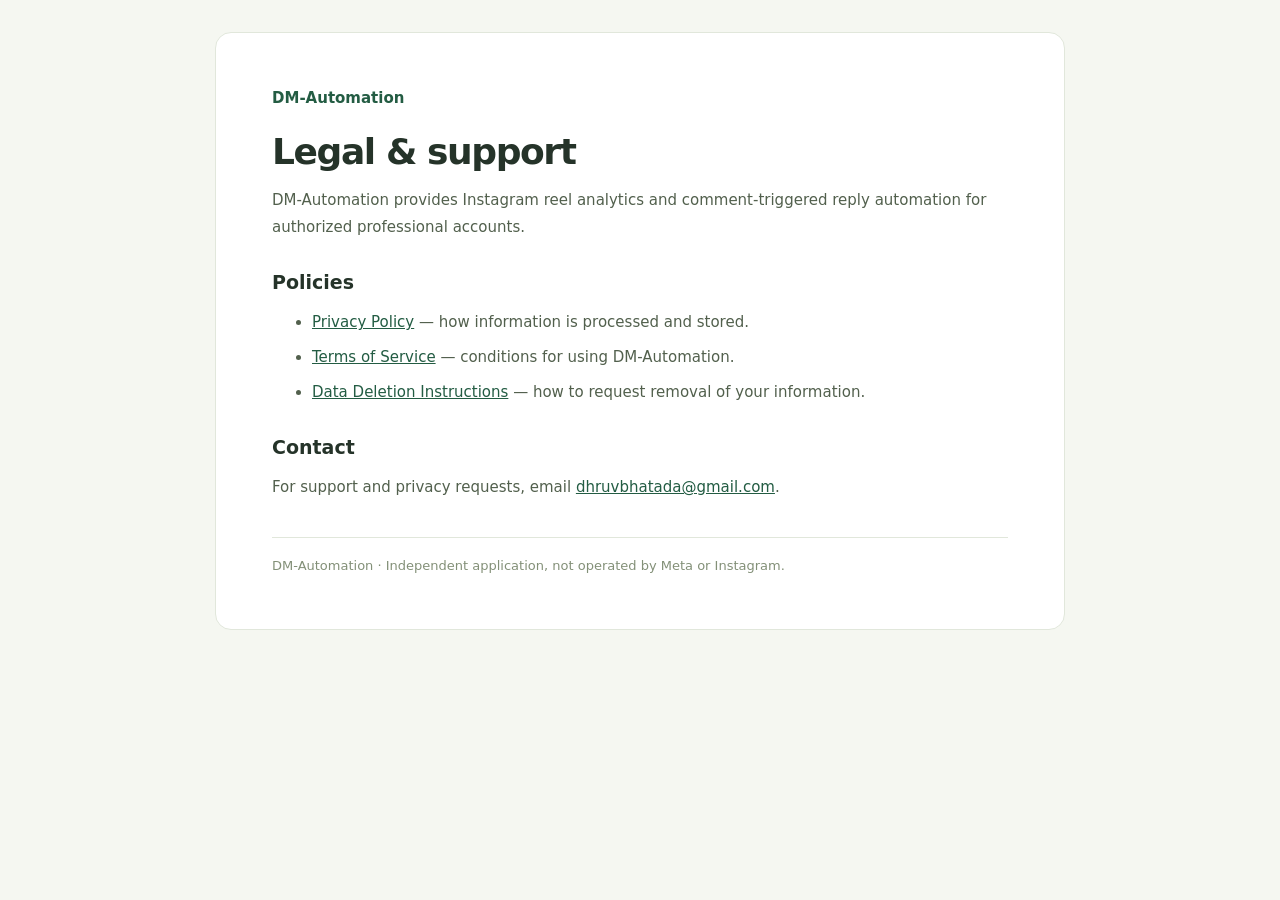
<file: static/legal/index.html>
<!doctype html><html lang="en"><head><meta charset="utf-8"><meta name="viewport" content="width=device-width,initial-scale=1"><meta name="description" content="Privacy policy, terms of service, and data deletion instructions for DM-Automation."><title>DM-Automation · Legal & Support</title><link rel="stylesheet" href="legal.css"></head><body><main>
<div class="brand">DM-Automation</div><h1>Legal &amp; support</h1><p>DM-Automation provides Instagram reel analytics and comment-triggered reply automation for authorized professional accounts.</p>
<h2>Policies</h2><ul><li><a href="privacy-policy">Privacy Policy</a> — how information is processed and stored.</li><li><a href="terms-of-service">Terms of Service</a> — conditions for using DM-Automation.</li><li><a href="data-deletion">Data Deletion Instructions</a> — how to request removal of your information.</li></ul>
<h2>Contact</h2><p>For support and privacy requests, email <a href="mailto:dhruvbhatada@gmail.com">dhruvbhatada@gmail.com</a>.</p><footer>DM-Automation · Independent application, not operated by Meta or Instagram.</footer>
</main></body></html>
</file>
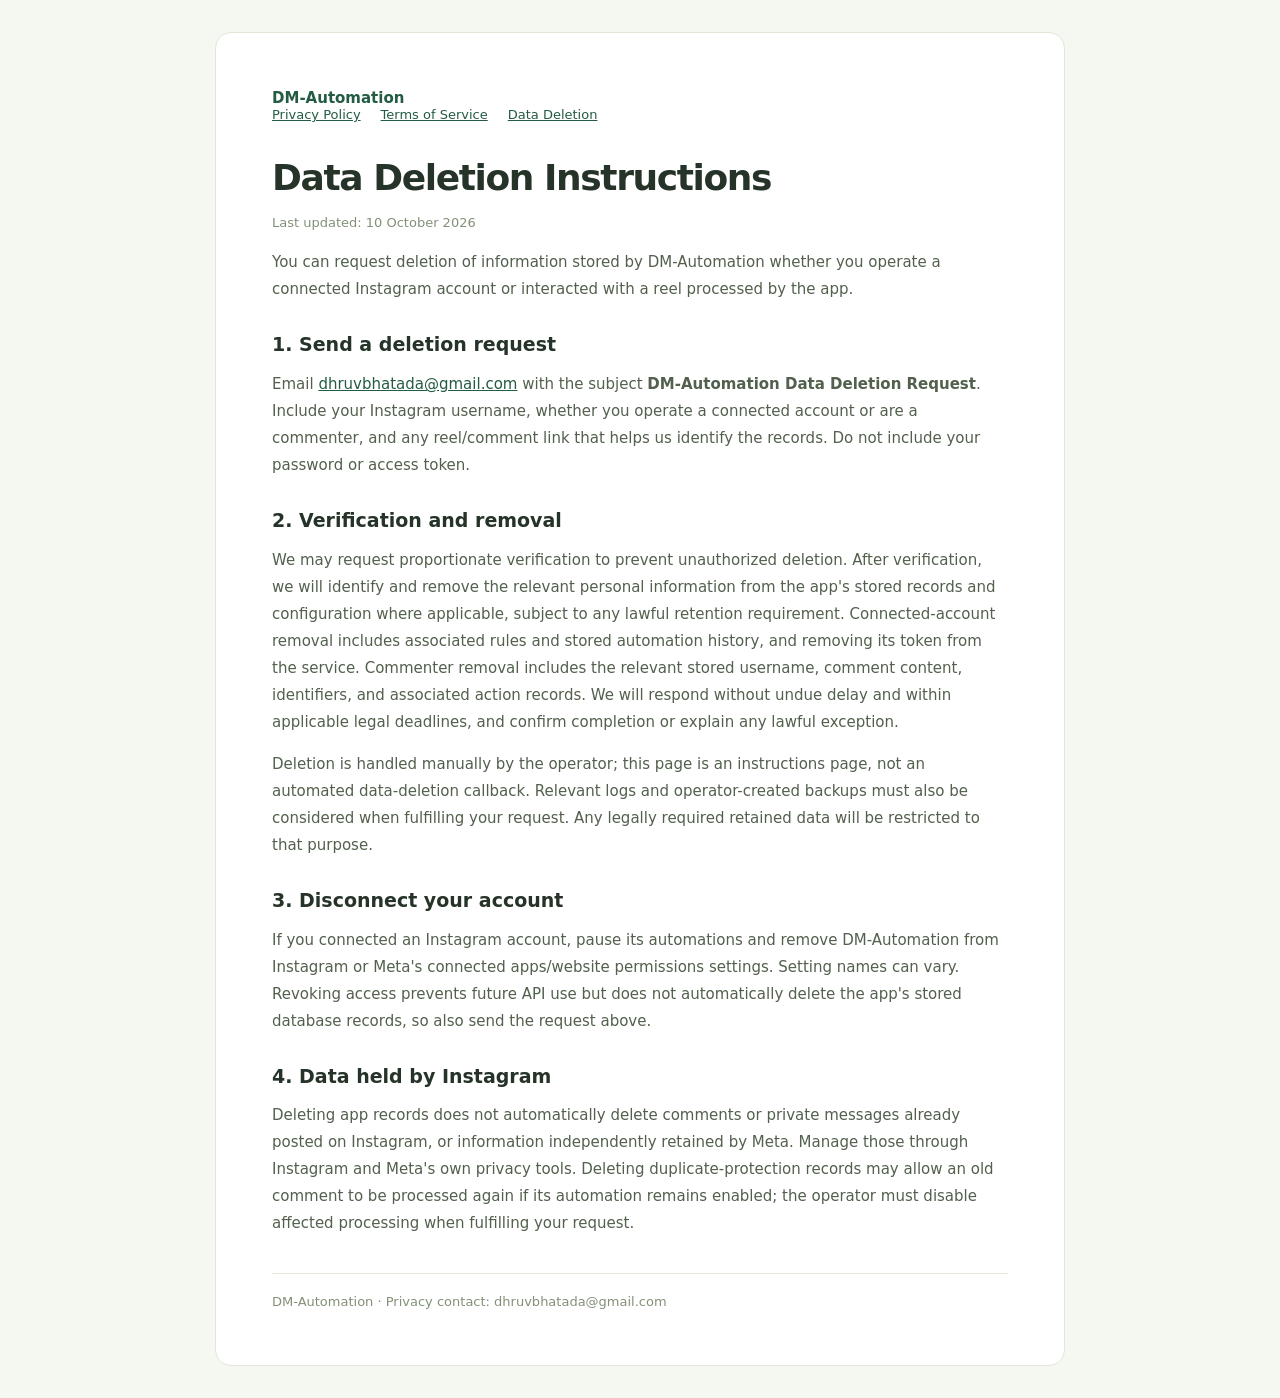
<file: static/legal/data-deletion.html>
<!doctype html><html lang="en"><head><meta charset="utf-8"><meta name="viewport" content="width=device-width,initial-scale=1"><title>Data Deletion Instructions | DM-Automation</title><link rel="stylesheet" href="legal.css"></head><body><main>
<div class="brand">DM-Automation</div><nav><a href="privacy-policy.html">Privacy Policy</a><a href="terms-of-service.html">Terms of Service</a><a href="data-deletion.html">Data Deletion</a></nav>
<h1>Data Deletion Instructions</h1><p class="meta">Last updated: 10 October 2026</p>
<p>You can request deletion of information stored by DM-Automation whether you operate a connected Instagram account or interacted with a reel processed by the app.</p>
<h2>1. Send a deletion request</h2><p>Email <a href="mailto:dhruvbhatada@gmail.com?subject=DM-Automation%20Data%20Deletion%20Request">dhruvbhatada@gmail.com</a> with the subject <strong>DM-Automation Data Deletion Request</strong>. Include your Instagram username, whether you operate a connected account or are a commenter, and any reel/comment link that helps us identify the records. Do not include your password or access token.</p>
<h2>2. Verification and removal</h2><p>We may request proportionate verification to prevent unauthorized deletion. After verification, we will identify and remove the relevant personal information from the app's stored records and configuration where applicable, subject to any lawful retention requirement. Connected-account removal includes associated rules and stored automation history, and removing its token from the service. Commenter removal includes the relevant stored username, comment content, identifiers, and associated action records. We will respond without undue delay and within applicable legal deadlines, and confirm completion or explain any lawful exception.</p>
<p>Deletion is handled manually by the operator; this page is an instructions page, not an automated data-deletion callback. Relevant logs and operator-created backups must also be considered when fulfilling your request. Any legally required retained data will be restricted to that purpose.</p>
<h2>3. Disconnect your account</h2><p>If you connected an Instagram account, pause its automations and remove DM-Automation from Instagram or Meta's connected apps/website permissions settings. Setting names can vary. Revoking access prevents future API use but does not automatically delete the app's stored database records, so also send the request above.</p>
<h2>4. Data held by Instagram</h2><p>Deleting app records does not automatically delete comments or private messages already posted on Instagram, or information independently retained by Meta. Manage those through Instagram and Meta's own privacy tools. Deleting duplicate-protection records may allow an old comment to be processed again if its automation remains enabled; the operator must disable affected processing when fulfilling your request.</p>
<footer>DM-Automation · Privacy contact: dhruvbhatada@gmail.com</footer></main></body></html>
</file>
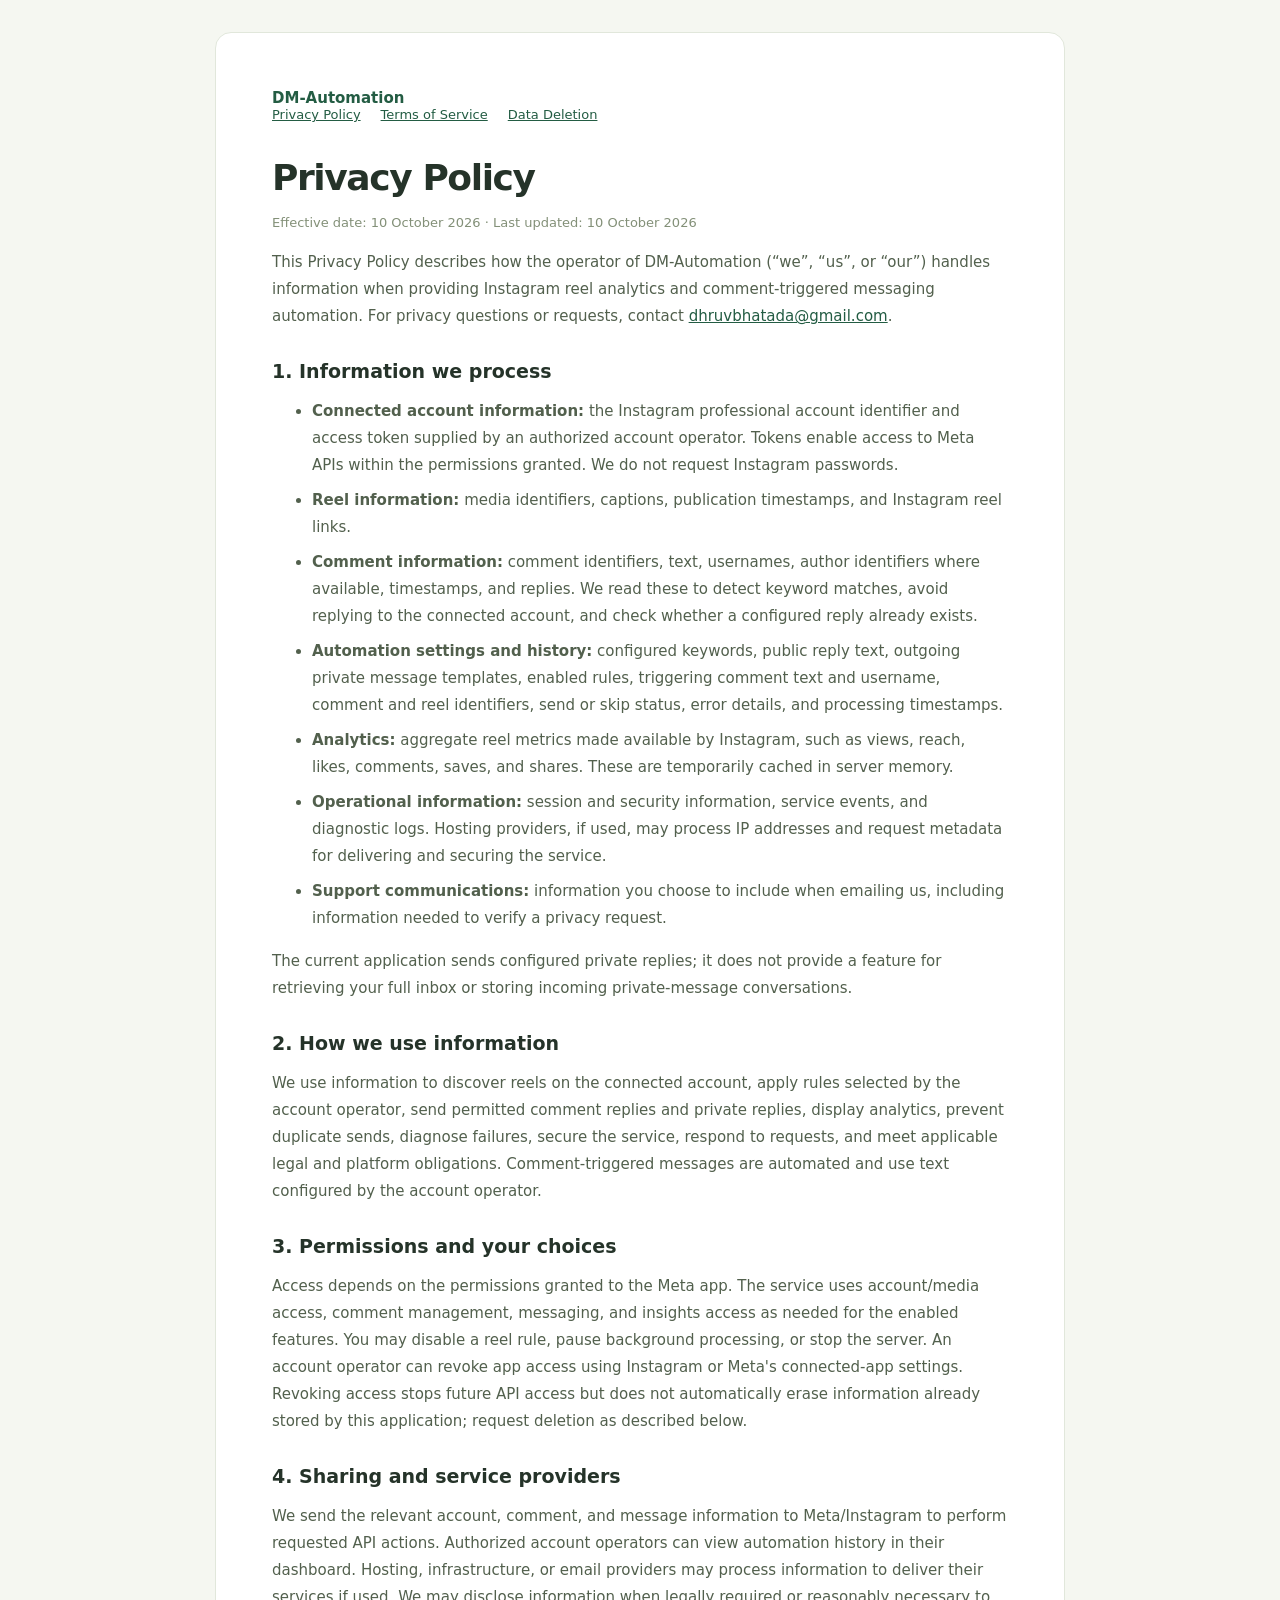
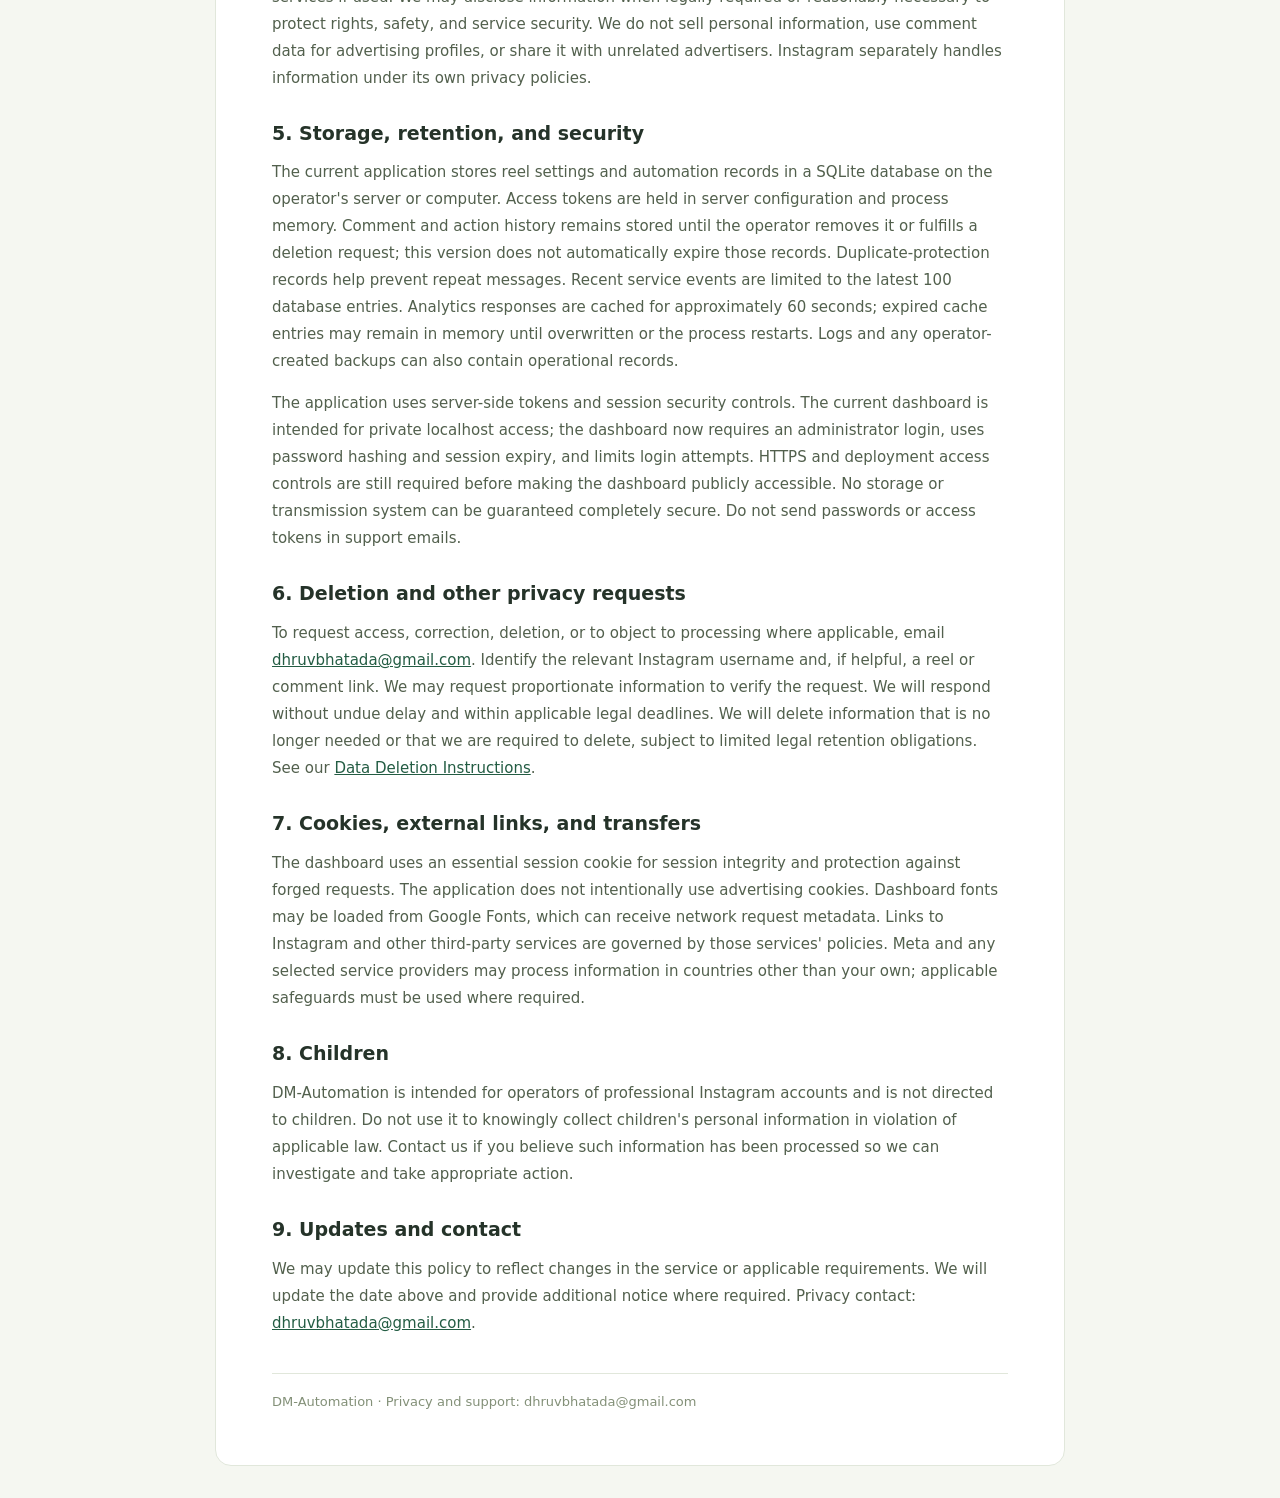
<file: static/legal/privacy-policy.html>
<!doctype html><html lang="en"><head><meta charset="utf-8"><meta name="viewport" content="width=device-width,initial-scale=1"><title>Privacy Policy | DM-Automation</title><link rel="stylesheet" href="legal.css"></head><body><main>
<div class="brand">DM-Automation</div><nav><a href="privacy-policy.html">Privacy Policy</a><a href="terms-of-service.html">Terms of Service</a><a href="data-deletion.html">Data Deletion</a></nav>
<h1>Privacy Policy</h1><p class="meta">Effective date: 10 October 2026 · Last updated: 10 October 2026</p>
<p>This Privacy Policy describes how the operator of DM-Automation (“we”, “us”, or “our”) handles information when providing Instagram reel analytics and comment-triggered messaging automation. For privacy questions or requests, contact <a href="mailto:dhruvbhatada@gmail.com">dhruvbhatada@gmail.com</a>.</p>
<h2>1. Information we process</h2><ul>
<li><strong>Connected account information:</strong> the Instagram professional account identifier and access token supplied by an authorized account operator. Tokens enable access to Meta APIs within the permissions granted. We do not request Instagram passwords.</li>
<li><strong>Reel information:</strong> media identifiers, captions, publication timestamps, and Instagram reel links.</li>
<li><strong>Comment information:</strong> comment identifiers, text, usernames, author identifiers where available, timestamps, and replies. We read these to detect keyword matches, avoid replying to the connected account, and check whether a configured reply already exists.</li>
<li><strong>Automation settings and history:</strong> configured keywords, public reply text, outgoing private message templates, enabled rules, triggering comment text and username, comment and reel identifiers, send or skip status, error details, and processing timestamps.</li>
<li><strong>Analytics:</strong> aggregate reel metrics made available by Instagram, such as views, reach, likes, comments, saves, and shares. These are temporarily cached in server memory.</li>
<li><strong>Operational information:</strong> session and security information, service events, and diagnostic logs. Hosting providers, if used, may process IP addresses and request metadata for delivering and securing the service.</li>
<li><strong>Support communications:</strong> information you choose to include when emailing us, including information needed to verify a privacy request.</li></ul>
<p>The current application sends configured private replies; it does not provide a feature for retrieving your full inbox or storing incoming private-message conversations.</p>
<h2>2. How we use information</h2><p>We use information to discover reels on the connected account, apply rules selected by the account operator, send permitted comment replies and private replies, display analytics, prevent duplicate sends, diagnose failures, secure the service, respond to requests, and meet applicable legal and platform obligations. Comment-triggered messages are automated and use text configured by the account operator.</p>
<h2>3. Permissions and your choices</h2><p>Access depends on the permissions granted to the Meta app. The service uses account/media access, comment management, messaging, and insights access as needed for the enabled features. You may disable a reel rule, pause background processing, or stop the server. An account operator can revoke app access using Instagram or Meta's connected-app settings. Revoking access stops future API access but does not automatically erase information already stored by this application; request deletion as described below.</p>
<h2>4. Sharing and service providers</h2><p>We send the relevant account, comment, and message information to Meta/Instagram to perform requested API actions. Authorized account operators can view automation history in their dashboard. Hosting, infrastructure, or email providers may process information to deliver their services if used. We may disclose information when legally required or reasonably necessary to protect rights, safety, and service security. We do not sell personal information, use comment data for advertising profiles, or share it with unrelated advertisers. Instagram separately handles information under its own privacy policies.</p>
<h2>5. Storage, retention, and security</h2><p>The current application stores reel settings and automation records in a SQLite database on the operator's server or computer. Access tokens are held in server configuration and process memory. Comment and action history remains stored until the operator removes it or fulfills a deletion request; this version does not automatically expire those records. Duplicate-protection records help prevent repeat messages. Recent service events are limited to the latest 100 database entries. Analytics responses are cached for approximately 60 seconds; expired cache entries may remain in memory until overwritten or the process restarts. Logs and any operator-created backups can also contain operational records.</p>
<p>The application uses server-side tokens and session security controls. The current dashboard is intended for private localhost access; the dashboard now requires an administrator login, uses password hashing and session expiry, and limits login attempts. HTTPS and deployment access controls are still required before making the dashboard publicly accessible. No storage or transmission system can be guaranteed completely secure. Do not send passwords or access tokens in support emails.</p>
<h2>6. Deletion and other privacy requests</h2><p>To request access, correction, deletion, or to object to processing where applicable, email <a href="mailto:dhruvbhatada@gmail.com">dhruvbhatada@gmail.com</a>. Identify the relevant Instagram username and, if helpful, a reel or comment link. We may request proportionate information to verify the request. We will respond without undue delay and within applicable legal deadlines. We will delete information that is no longer needed or that we are required to delete, subject to limited legal retention obligations. See our <a href="data-deletion.html">Data Deletion Instructions</a>.</p>
<h2>7. Cookies, external links, and transfers</h2><p>The dashboard uses an essential session cookie for session integrity and protection against forged requests. The application does not intentionally use advertising cookies. Dashboard fonts may be loaded from Google Fonts, which can receive network request metadata. Links to Instagram and other third-party services are governed by those services' policies. Meta and any selected service providers may process information in countries other than your own; applicable safeguards must be used where required.</p>
<h2>8. Children</h2><p>DM-Automation is intended for operators of professional Instagram accounts and is not directed to children. Do not use it to knowingly collect children's personal information in violation of applicable law. Contact us if you believe such information has been processed so we can investigate and take appropriate action.</p>
<h2>9. Updates and contact</h2><p>We may update this policy to reflect changes in the service or applicable requirements. We will update the date above and provide additional notice where required. Privacy contact: <a href="mailto:dhruvbhatada@gmail.com">dhruvbhatada@gmail.com</a>.</p>
<footer>DM-Automation · Privacy and support: dhruvbhatada@gmail.com</footer></main></body></html>
</file>
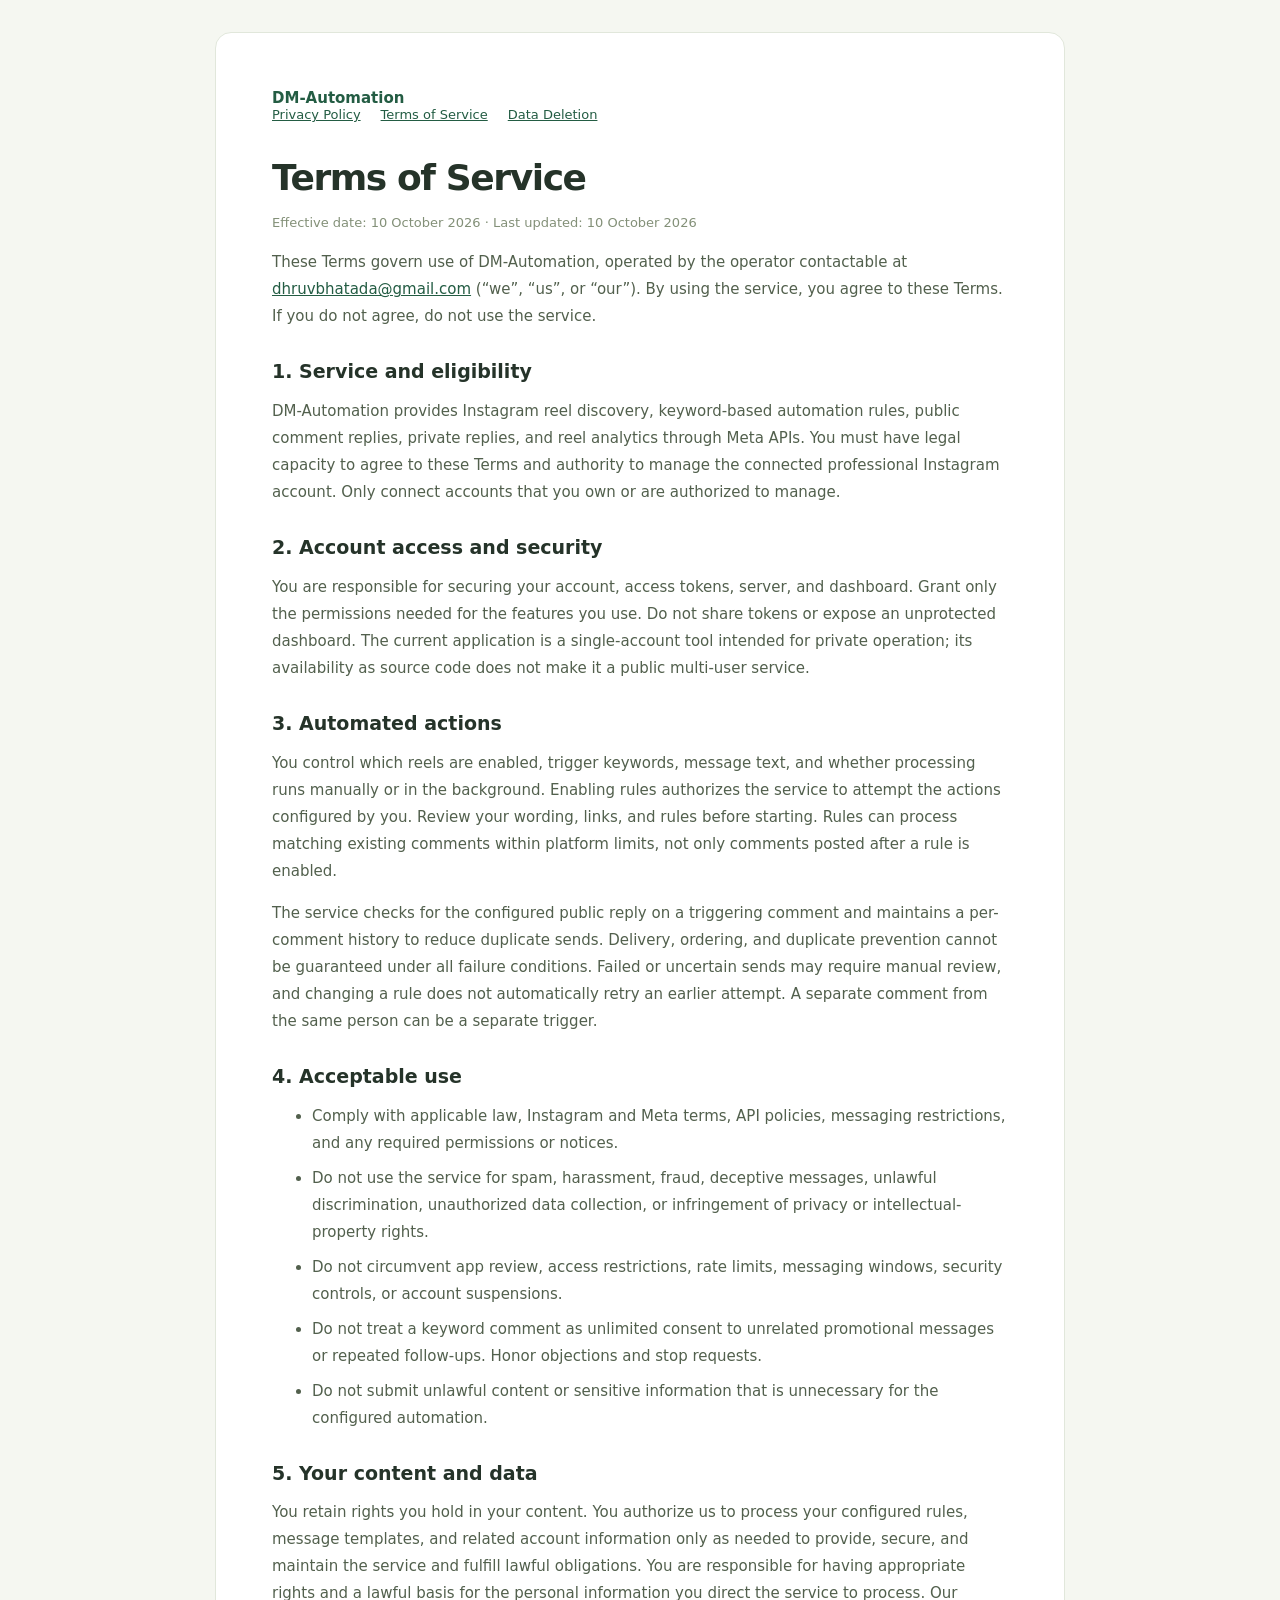
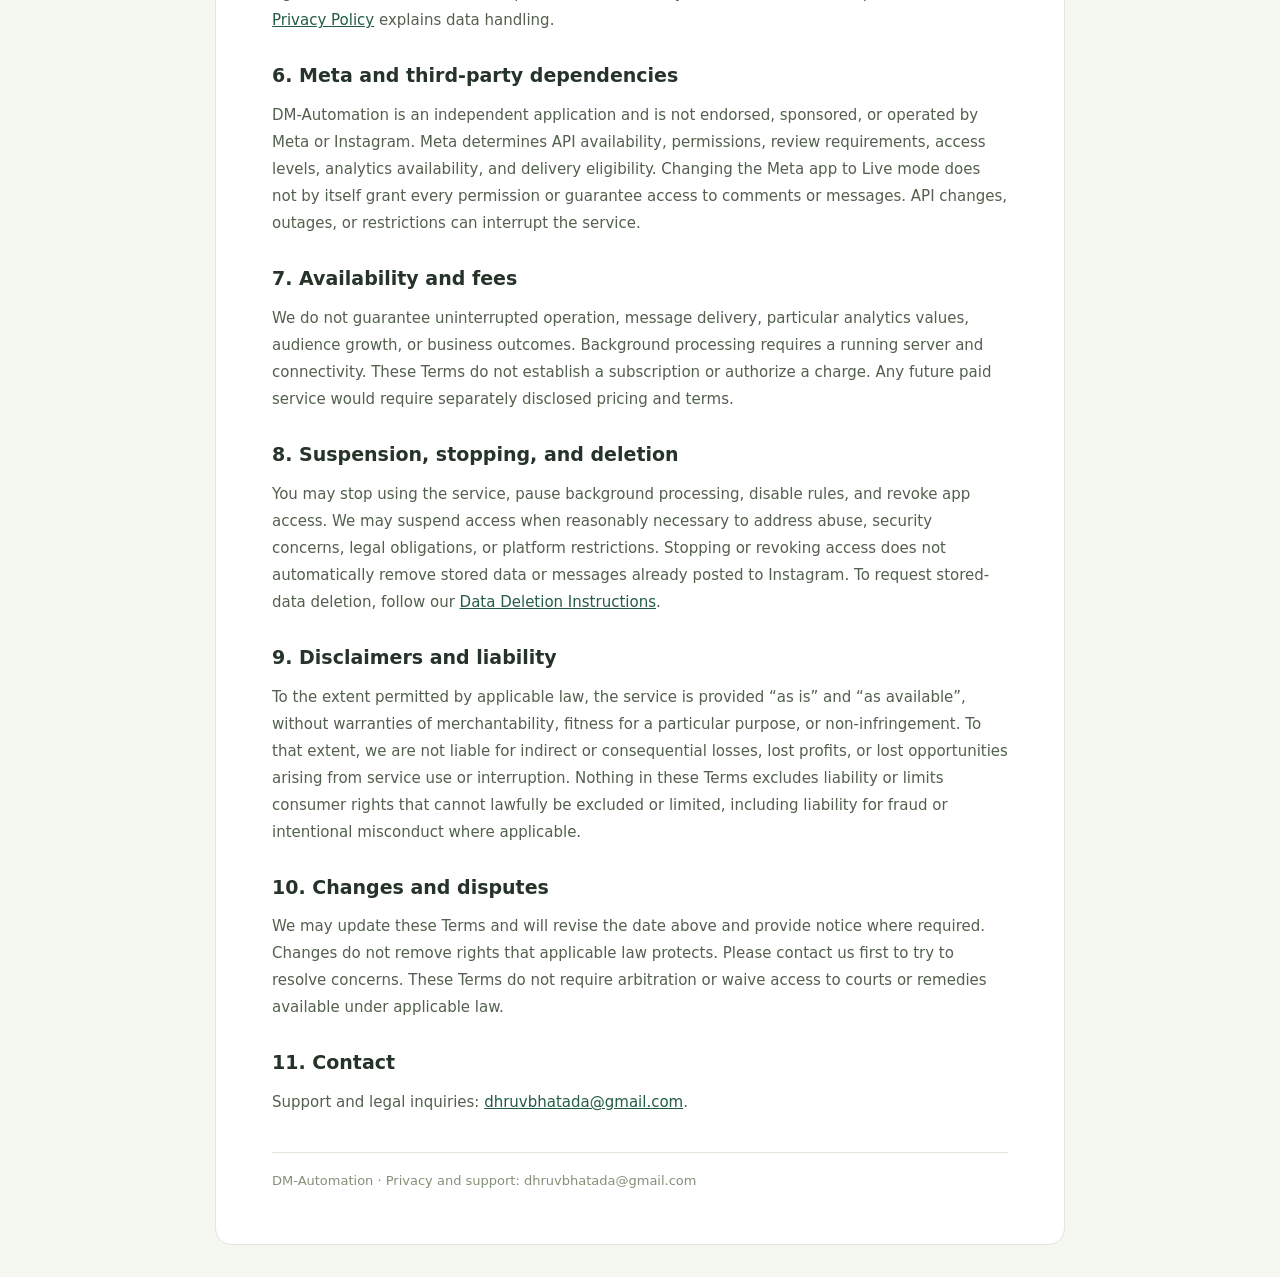
<file: static/legal/terms-of-service.html>
<!doctype html><html lang="en"><head><meta charset="utf-8"><meta name="viewport" content="width=device-width,initial-scale=1"><title>Terms of Service | DM-Automation</title><link rel="stylesheet" href="legal.css"></head><body><main>
<div class="brand">DM-Automation</div><nav><a href="privacy-policy.html">Privacy Policy</a><a href="terms-of-service.html">Terms of Service</a><a href="data-deletion.html">Data Deletion</a></nav>
<h1>Terms of Service</h1><p class="meta">Effective date: 10 October 2026 · Last updated: 10 October 2026</p>
<p>These Terms govern use of DM-Automation, operated by the operator contactable at <a href="mailto:dhruvbhatada@gmail.com">dhruvbhatada@gmail.com</a> (“we”, “us”, or “our”). By using the service, you agree to these Terms. If you do not agree, do not use the service.</p>
<h2>1. Service and eligibility</h2><p>DM-Automation provides Instagram reel discovery, keyword-based automation rules, public comment replies, private replies, and reel analytics through Meta APIs. You must have legal capacity to agree to these Terms and authority to manage the connected professional Instagram account. Only connect accounts that you own or are authorized to manage.</p>
<h2>2. Account access and security</h2><p>You are responsible for securing your account, access tokens, server, and dashboard. Grant only the permissions needed for the features you use. Do not share tokens or expose an unprotected dashboard. The current application is a single-account tool intended for private operation; its availability as source code does not make it a public multi-user service.</p>
<h2>3. Automated actions</h2><p>You control which reels are enabled, trigger keywords, message text, and whether processing runs manually or in the background. Enabling rules authorizes the service to attempt the actions configured by you. Review your wording, links, and rules before starting. Rules can process matching existing comments within platform limits, not only comments posted after a rule is enabled.</p>
<p>The service checks for the configured public reply on a triggering comment and maintains a per-comment history to reduce duplicate sends. Delivery, ordering, and duplicate prevention cannot be guaranteed under all failure conditions. Failed or uncertain sends may require manual review, and changing a rule does not automatically retry an earlier attempt. A separate comment from the same person can be a separate trigger.</p>
<h2>4. Acceptable use</h2><ul><li>Comply with applicable law, Instagram and Meta terms, API policies, messaging restrictions, and any required permissions or notices.</li><li>Do not use the service for spam, harassment, fraud, deceptive messages, unlawful discrimination, unauthorized data collection, or infringement of privacy or intellectual-property rights.</li><li>Do not circumvent app review, access restrictions, rate limits, messaging windows, security controls, or account suspensions.</li><li>Do not treat a keyword comment as unlimited consent to unrelated promotional messages or repeated follow-ups. Honor objections and stop requests.</li><li>Do not submit unlawful content or sensitive information that is unnecessary for the configured automation.</li></ul>
<h2>5. Your content and data</h2><p>You retain rights you hold in your content. You authorize us to process your configured rules, message templates, and related account information only as needed to provide, secure, and maintain the service and fulfill lawful obligations. You are responsible for having appropriate rights and a lawful basis for the personal information you direct the service to process. Our <a href="privacy-policy.html">Privacy Policy</a> explains data handling.</p>
<h2>6. Meta and third-party dependencies</h2><p>DM-Automation is an independent application and is not endorsed, sponsored, or operated by Meta or Instagram. Meta determines API availability, permissions, review requirements, access levels, analytics availability, and delivery eligibility. Changing the Meta app to Live mode does not by itself grant every permission or guarantee access to comments or messages. API changes, outages, or restrictions can interrupt the service.</p>
<h2>7. Availability and fees</h2><p>We do not guarantee uninterrupted operation, message delivery, particular analytics values, audience growth, or business outcomes. Background processing requires a running server and connectivity. These Terms do not establish a subscription or authorize a charge. Any future paid service would require separately disclosed pricing and terms.</p>
<h2>8. Suspension, stopping, and deletion</h2><p>You may stop using the service, pause background processing, disable rules, and revoke app access. We may suspend access when reasonably necessary to address abuse, security concerns, legal obligations, or platform restrictions. Stopping or revoking access does not automatically remove stored data or messages already posted to Instagram. To request stored-data deletion, follow our <a href="data-deletion.html">Data Deletion Instructions</a>.</p>
<h2>9. Disclaimers and liability</h2><p>To the extent permitted by applicable law, the service is provided “as is” and “as available”, without warranties of merchantability, fitness for a particular purpose, or non-infringement. To that extent, we are not liable for indirect or consequential losses, lost profits, or lost opportunities arising from service use or interruption. Nothing in these Terms excludes liability or limits consumer rights that cannot lawfully be excluded or limited, including liability for fraud or intentional misconduct where applicable.</p>
<h2>10. Changes and disputes</h2><p>We may update these Terms and will revise the date above and provide notice where required. Changes do not remove rights that applicable law protects. Please contact us first to try to resolve concerns. These Terms do not require arbitration or waive access to courts or remedies available under applicable law.</p>
<h2>11. Contact</h2><p>Support and legal inquiries: <a href="mailto:dhruvbhatada@gmail.com">dhruvbhatada@gmail.com</a>.</p>
<footer>DM-Automation · Privacy and support: dhruvbhatada@gmail.com</footer></main></body></html>
</file>
<file: static/legal/legal.css>
:root{font-family:system-ui,sans-serif;color:#253329;background:#f5f7f1}*{box-sizing:border-box}body{margin:0;padding:32px 18px}main{max-width:850px;margin:auto;background:white;border:1px solid #e1e7db;border-radius:16px;padding:clamp(24px,5vw,56px)}nav{display:flex;gap:20px;flex-wrap:wrap;font-size:13px;margin-bottom:35px}a{color:#235c43}h1{font-size:36px;letter-spacing:-1.4px;margin-bottom:12px}h2{font-size:19px;margin-top:30px}p,li{font-size:15px;line-height:1.8;color:#52604d}li{margin-bottom:8px}.meta{color:#839078;font-size:13px}.brand{font-weight:700;color:#235c43;font-size:15px}footer{border-top:1px solid #e1e7db;margin-top:36px;padding-top:20px;font-size:13px;color:#839078}
</file>
